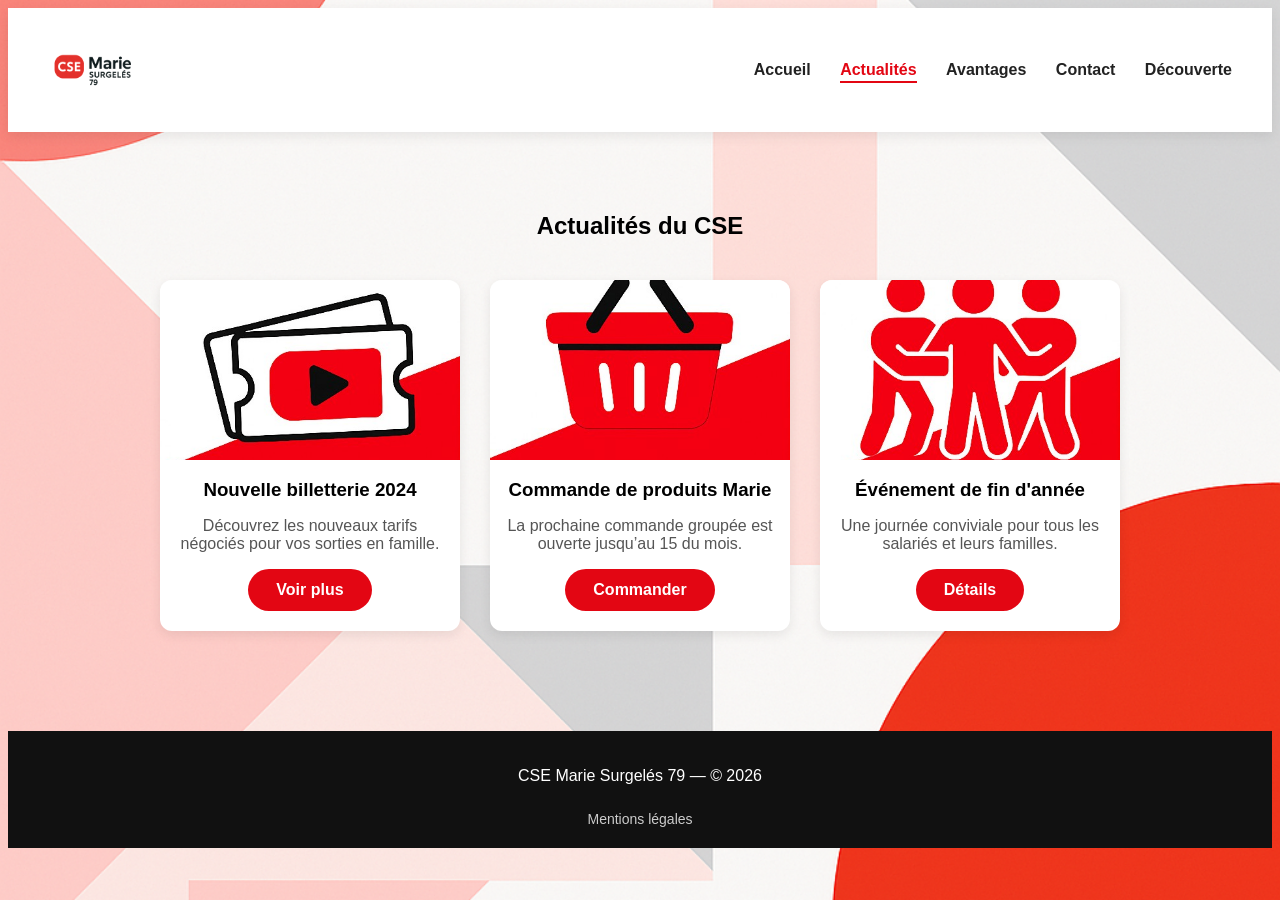
<file: actualites.html>
<!DOCTYPE html>
<html lang="fr">
<head>
    <meta charset="UTF-8">
    <meta name="viewport" content="width=device-width, initial-scale=1.0">
    <title>Actualités – CSE Marie Surgelés 79</title>
    <link rel="stylesheet" href="style.css">
</head>

<body>

<header>
    <div class="logo">
        <img src="images/logo-cse.png" alt="Logo CSE">
    </div>
    <nav>
        <a href="index.html">Accueil</a>
        <a href="actualites.html" class="active">Actualités</a>
        <a href="avantages.html">Avantages</a>
        <a href="contact.html">Contact</a>
        <a href="decouverte.html">Découverte</a>
    </nav>
</header>

<section class="actus">
    <h2>Actualités du CSE</h2>

    <div class="actus-container">

        <div class="card">
            <img src="images/actu1.jpg" alt="">
            <h3>Nouvelle billetterie 2024</h3>
            <p>Découvrez les nouveaux tarifs négociés pour vos sorties en famille.</p>
            <a class="btn" href="#">Voir plus</a>
        </div>

        <div class="card">
            <img src="images/actu2.jpg" alt="">
            <h3>Commande de produits Marie</h3>
            <p>La prochaine commande groupée est ouverte jusqu’au 15 du mois.</p>
            <a class="btn" href="#">Commander</a>
        </div>

        <div class="card">
            <img src="images/actu3.jpg" alt="">
            <h3>Événement de fin d'année</h3>
            <p>Une journée conviviale pour tous les salariés et leurs familles.</p>
            <a class="btn" href="#">Détails</a>
        </div>

    </div>
</section>

<footer>
    <p>CSE Marie Surgelés 79 — © 2026</p>
    <a href="mentions-legales.html" class="footer-link">Mentions légales</a>
</footer>

</body>
</html>
</file>
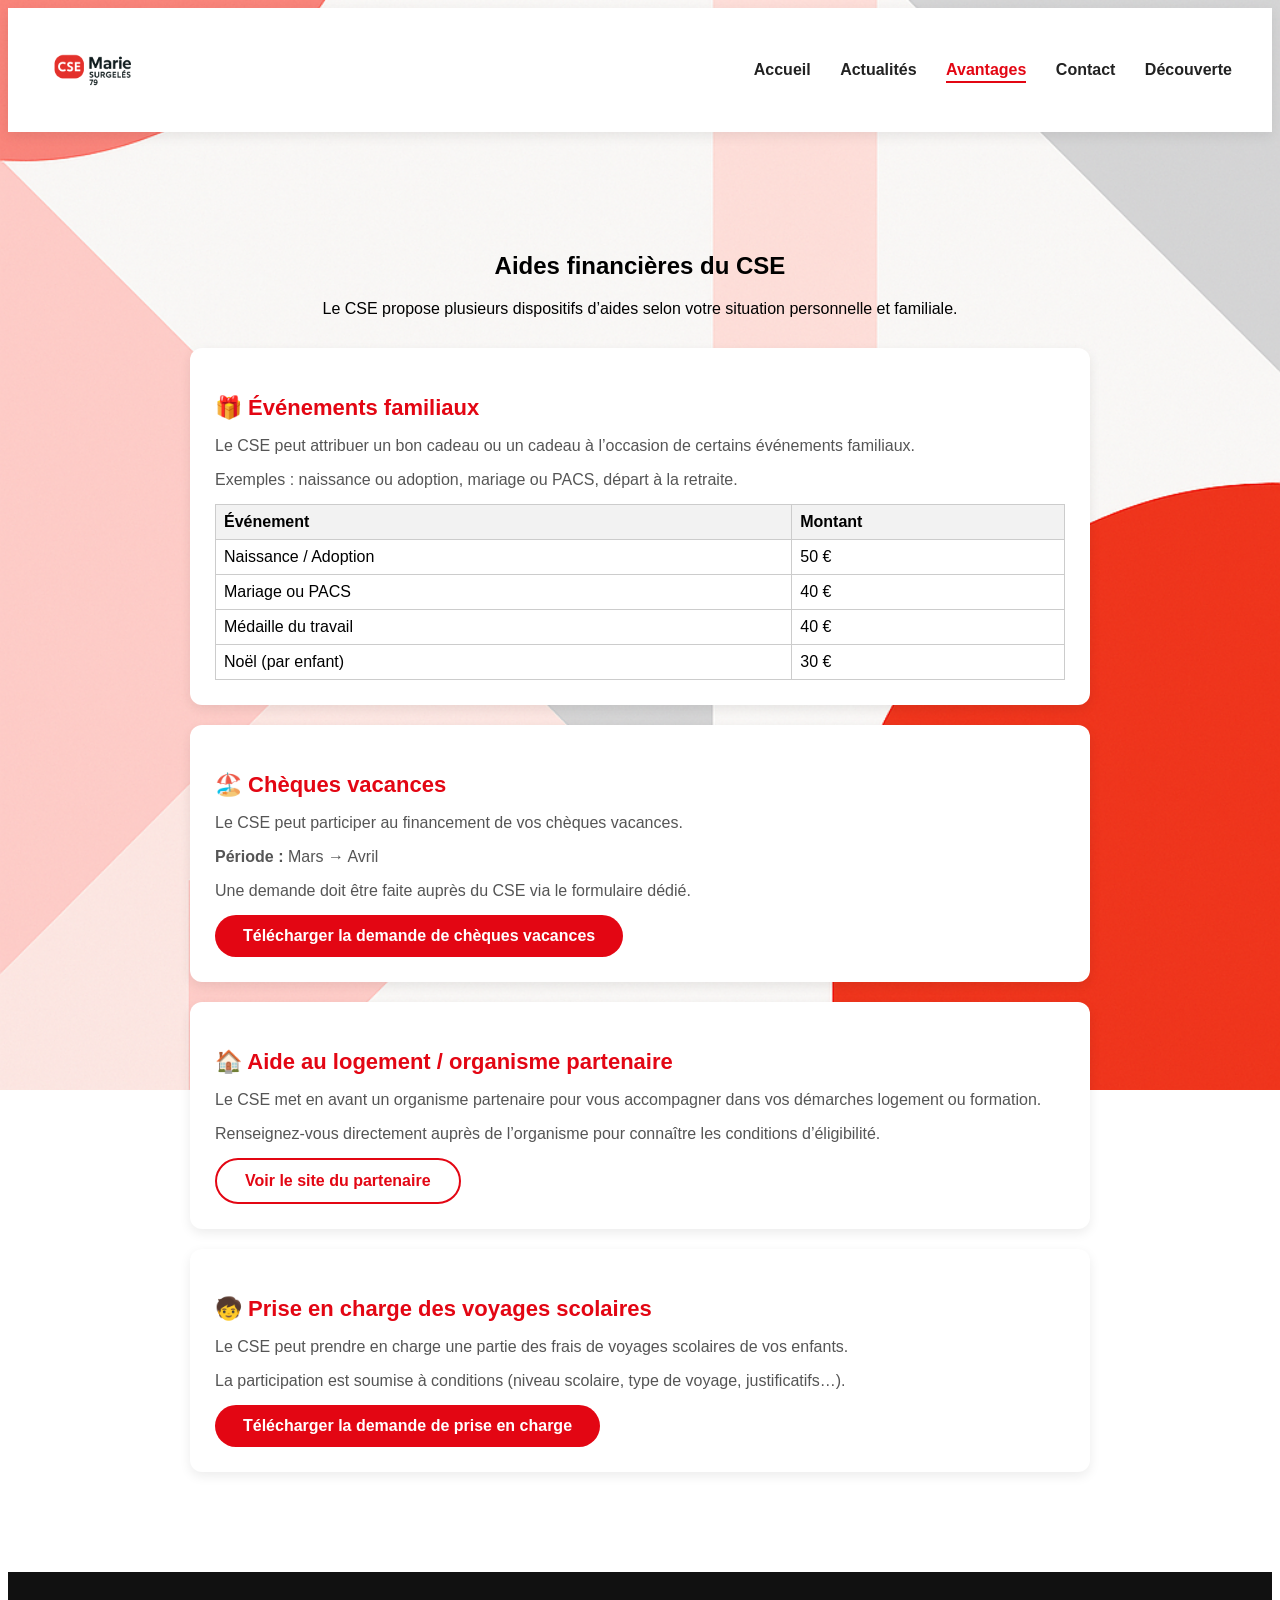
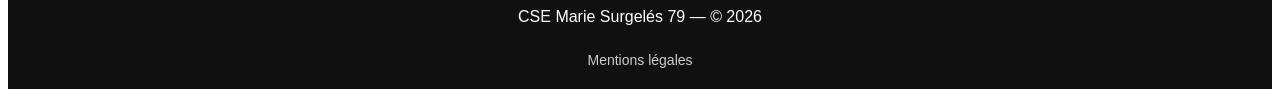
<file: aides-financieres.html>
<!DOCTYPE html>
<html lang="fr">
<head>
    <meta charset="UTF-8">
    <meta name="viewport" content="width=device-width, initial-scale=1.0">
    <title>Aides financières – CSE Marie Surgelés 79</title>
    <link rel="stylesheet" href="style.css">
</head>

<body>

<header>
    <div class="logo">
        <img src="images/logo-cse.png" alt="Logo CSE Marie Surgelés 79">
    </div>
    <nav>
        <a href="index.html">Accueil</a>
        <a href="actualites.html">Actualités</a>
        <a href="avantages.html" class="active">Avantages</a>
        <a href="contact.html">Contact</a>
        <a href="decouverte.html">Découverte</a>
    </nav>
</header>

<section class="aides">
    <h1>Aides financières du CSE</h1>
    <p>Le CSE propose plusieurs dispositifs d’aides selon votre situation personnelle et familiale.</p>

    <div id="aides-container"></div>
</section>

<footer>
    <p>CSE Marie Surgelés 79 — © 2026</p>
    <a href="mentions-legales.html" class="footer-link">Mentions légales</a>
</footer>

<script>
    fetch("aides-financieres.json")
        .then(response => response.json())
        .then(data => {
            const container = document.getElementById("aides-container");

            data.forEach(aide => {
                const card = document.createElement("div");
                card.classList.add("aide-card");

                let actionsHtml = "";

                if (aide.document) {
                    actionsHtml += `
                        <a class="btn" href="${aide.document}" target="_blank">
                            ${aide.libelleDocument || "Télécharger le document"}
                        </a>
                    `;
                }

                if (aide.lienExterne) {
                    actionsHtml += `
                        <a class="btn secondary" href="${aide.lienExterne}" target="_blank">
                            ${aide.libelleLien || "Voir le site du partenaire"}
                        </a>
                    `;
                }

                card.innerHTML = `
                    <h3>${aide.icone ? aide.icone + " " : ""}${aide.titre}</h3>
                    <p>${aide.description}</p>

                    ${aide.periode ? `
                    <p class="periode"><strong>Période :</strong> ${aide.periode}</p>
                ` : ""}

    ${aide.details ? `<p class="details">${aide.details}</p>` : ""}

    ${aide.montants ? `
<table class="montants-table">
  <thead>
    <tr>
      <th>Événement</th>
      <th>Montant</th>
    </tr>
  </thead>
  <tbody>
    ${aide.montants.map(item => `
      <tr>
        <td>${item.evenement}</td>
        <td>${item.montant}</td>
      </tr>
    `).join("")}
  </tbody>
</table>
` : ""}


    ${actionsHtml ? `<div class="aide-actions">${actionsHtml}</div>` : ""}
`;


                container.appendChild(card);
            });
        });
</script>

</body>
</html>
</file>
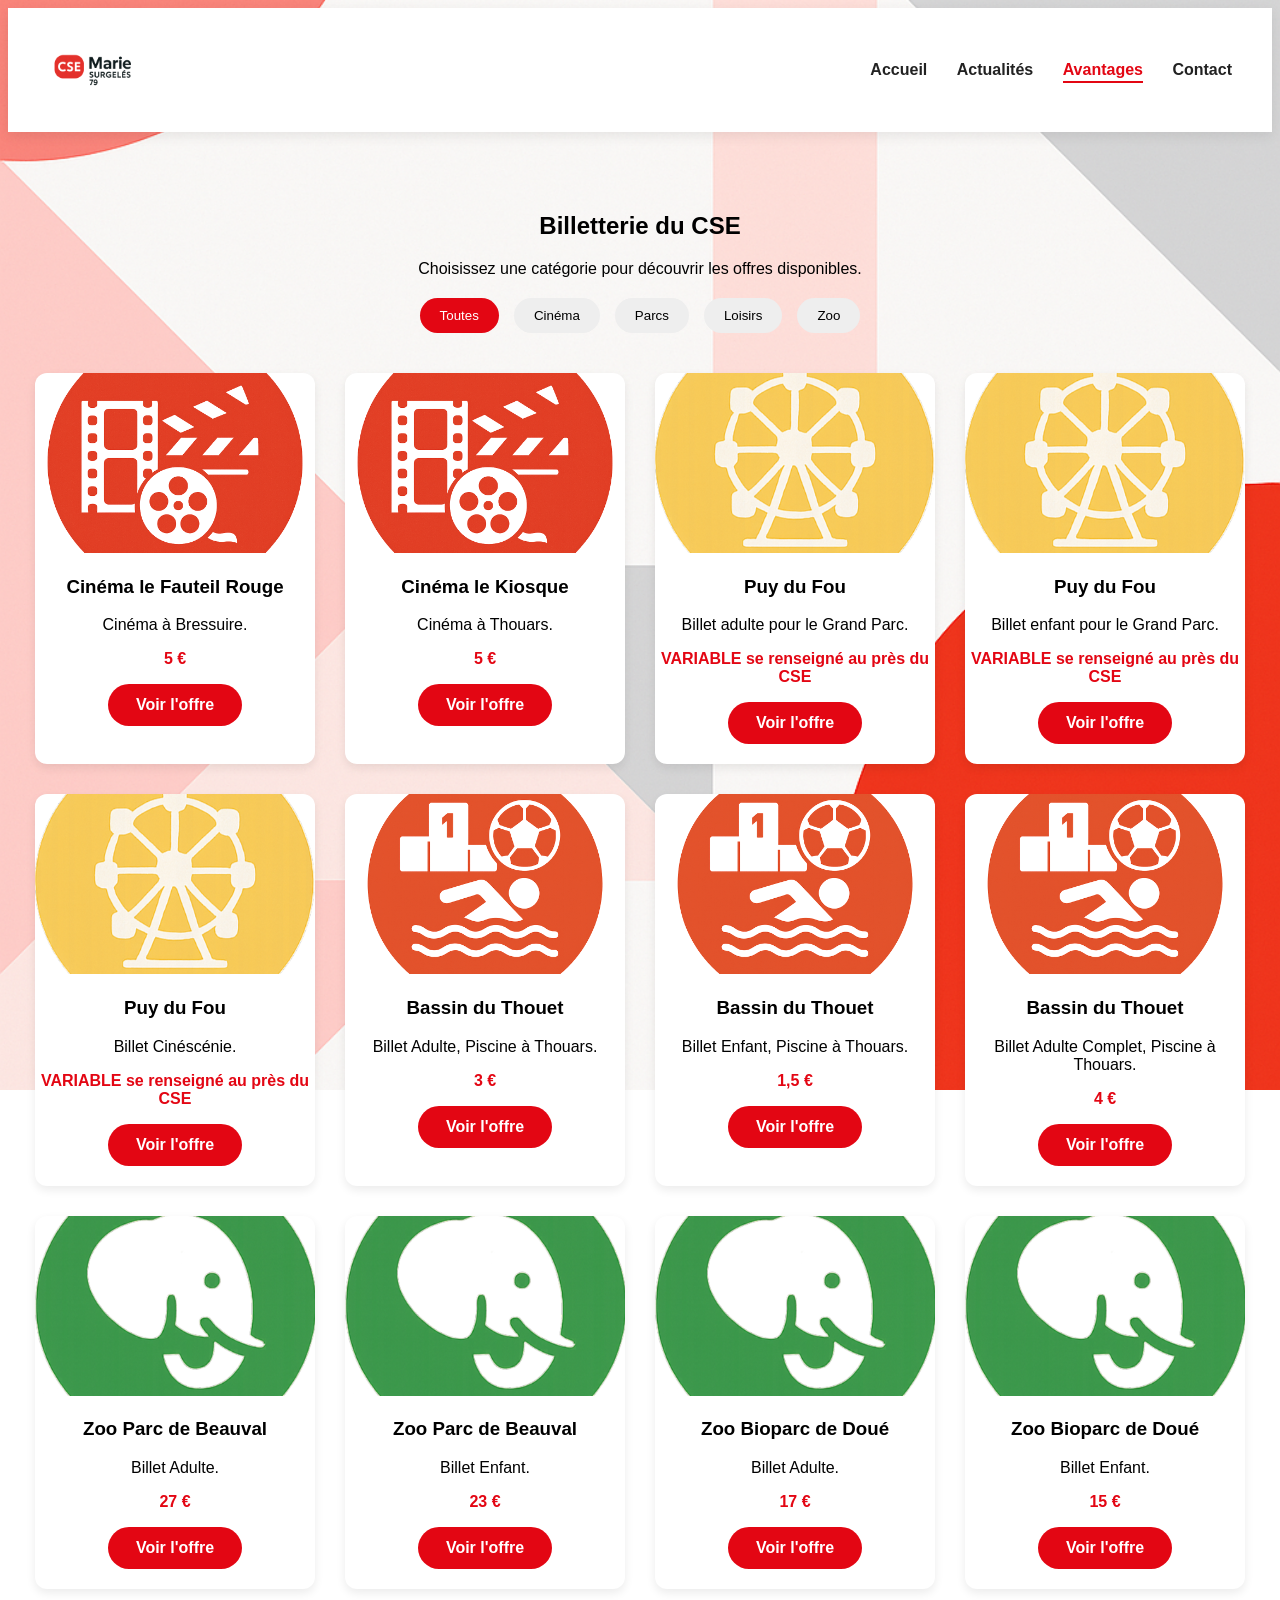
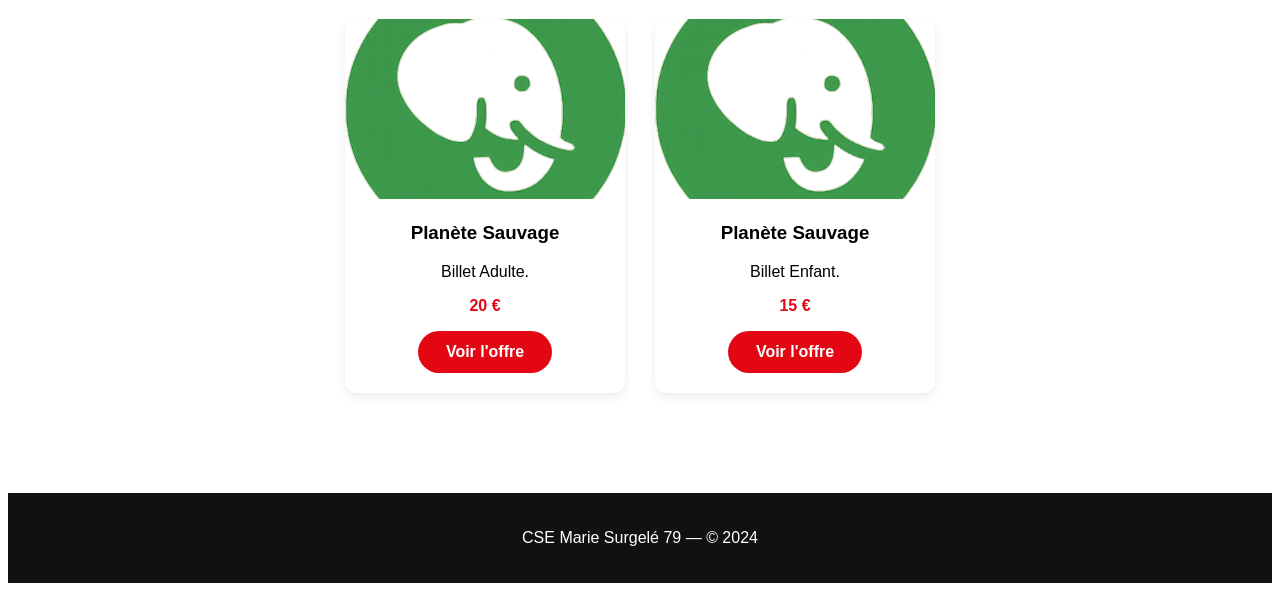
<file: avantage-billetterie.html>
<!DOCTYPE html>
<html lang="fr">
<head>
    <meta charset="UTF-8">
    <meta name="viewport" content="width=device-width, initial-scale=1.0">
    <title>Billetterie – CSE Marie Surgelé 79</title>
    <link rel="stylesheet" href="style.css">
</head>

<body>

<header>
    <div class="logo">
        <img src="images/logo-cse.png" alt="Logo CSE">
    </div>
    <nav>
        <a href="index.html">Accueil</a>
        <a href="actualites.html">Actualités</a>
        <a href="avantages.html" class="active">Avantages</a>
        <a href="contact.html">Contact</a>
    </nav>
</header>

<section class="billetterie">
    <h1>Billetterie du CSE</h1>
    <p>Choisissez une catégorie pour découvrir les offres disponibles.</p>

    <!-- FILTRES -->
    <div id="categories" class="categories"></div>

    <!-- OFFRES -->
    <div id="billetterie-container" class="billetterie-grid"></div>
</section>

<footer>
    <p>CSE Marie Surgelé 79 — © 2024</p>
</footer>

<script>
    let offres = [];
    let categorieActive = "Toutes";

    fetch("billetterie.json")
        .then(response => response.json())
        .then(data => {
            offres = data;
            genererCategories();
            afficherOffres();
        });

    function genererCategories() {
        const container = document.getElementById("categories");
        const categories = ["Toutes", ...new Set(offres.map(o => o.categorie))];

        categories.forEach(cat => {
            const btn = document.createElement("button");
            btn.textContent = cat;
            btn.classList.add("cat-btn");
            if (cat === "Toutes") btn.classList.add("active");

            btn.addEventListener("click", () => {
                document.querySelectorAll(".cat-btn").forEach(b => b.classList.remove("active"));
                btn.classList.add("active");
                categorieActive = cat;
                afficherOffres();
            });

            container.appendChild(btn);
        });
    }

    function afficherOffres() {
        const container = document.getElementById("billetterie-container");
        container.innerHTML = "";

        const filtres = categorieActive === "Toutes"
            ? offres
            : offres.filter(o => o.categorie === categorieActive);

        filtres.forEach(offre => {
            const card = document.createElement("div");
            card.classList.add("billet-card");

            card.innerHTML = `
                <img src="${offre.image}" alt="${offre.titre}">
                <h3>${offre.titre}</h3>
                <p>${offre.description}</p>
                <p class="prix">${offre.prix}</p>
                <a class="btn" href="${offre.lien}">Voir l'offre</a>
            `;

            container.appendChild(card);
        });
    }
</script>

</body>
</html>
</file>
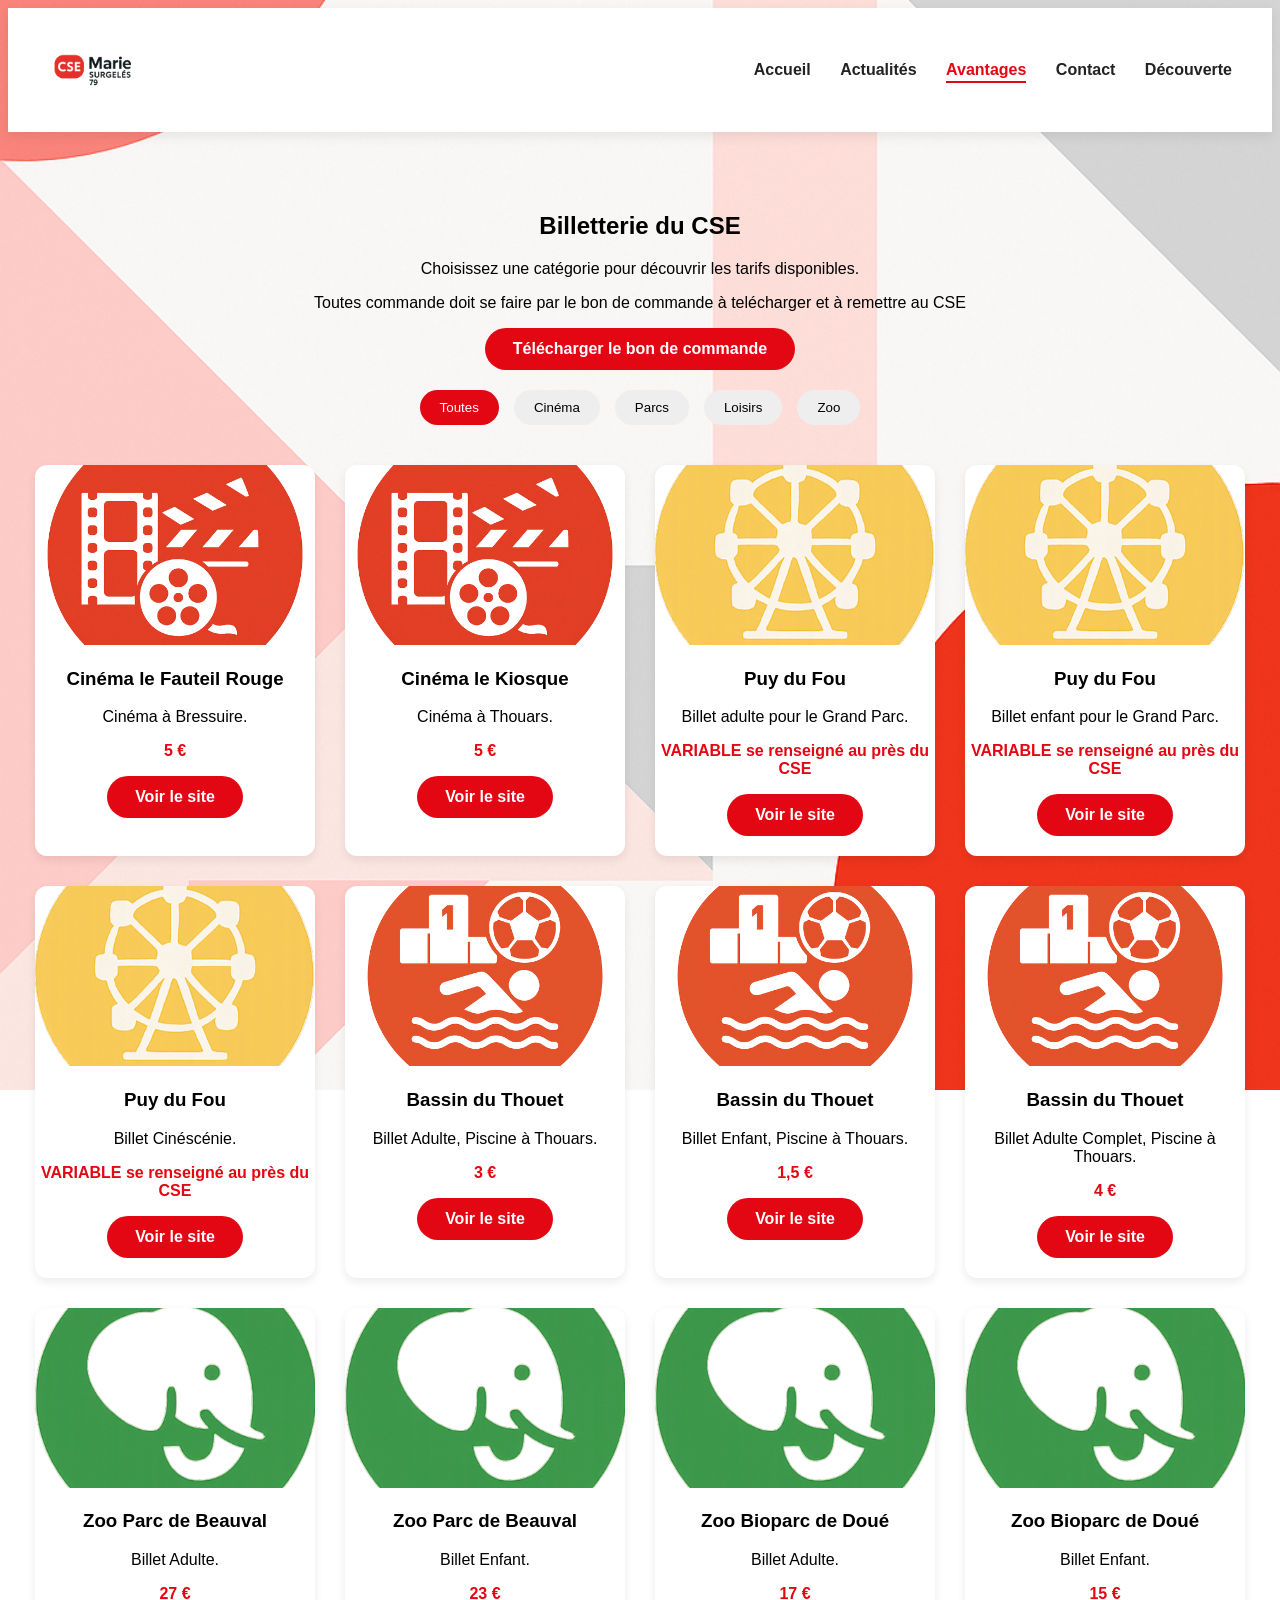
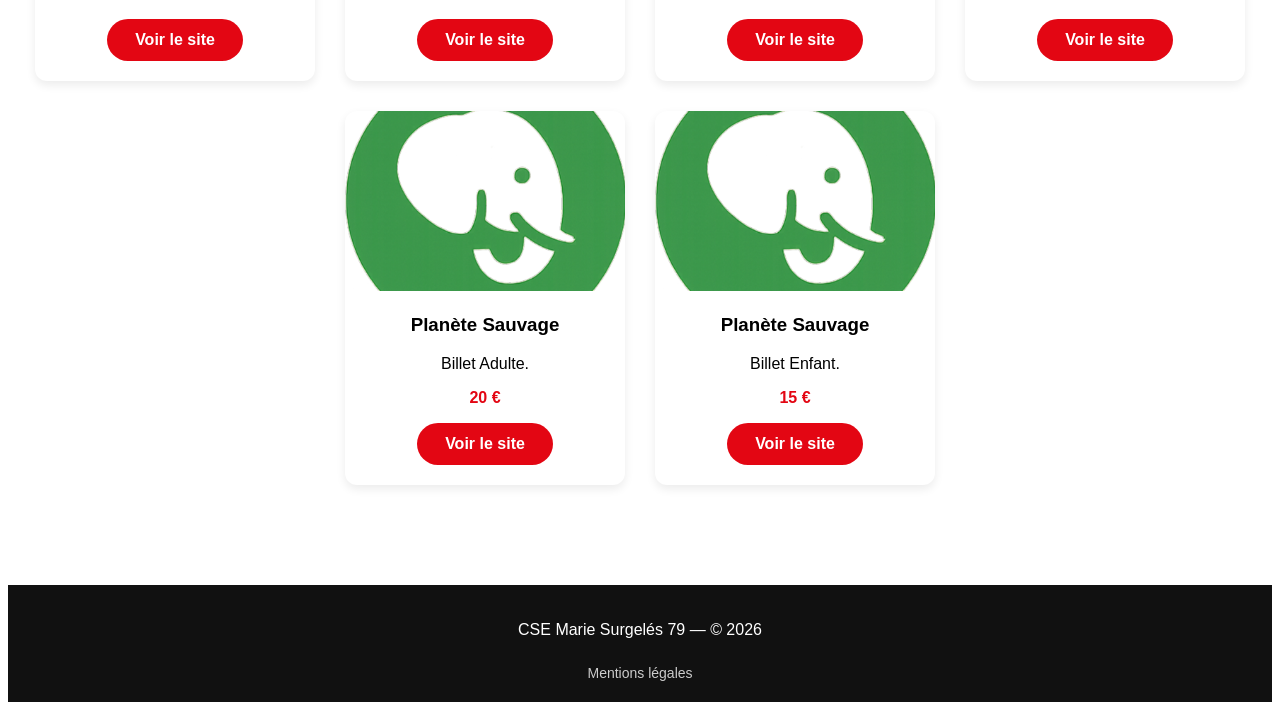
<file: avantages-billetterie.html>
<!DOCTYPE html>
<html lang="fr">
<head>
    <meta charset="UTF-8">
    <meta name="viewport" content="width=device-width, initial-scale=1.0">
    <title>Billetterie – CSE Marie Surgelés 79</title>
    <link rel="stylesheet" href="style.css">
</head>

<body>

<header>
    <div class="logo">
        <img src="images/logo-cse.png" alt="Logo CSE">
    </div>
    <nav>
        <a href="index.html">Accueil</a>
        <a href="actualites.html">Actualités</a>
        <a href="avantages.html" class="active">Avantages</a>
        <a href="contact.html">Contact</a>
        <a href="decouverte.html">Découverte</a>
    </nav>
</header>

<section class="billetterie">
    <h1>Billetterie du CSE</h1>
    <p>Choisissez une catégorie pour découvrir les tarifs disponibles.</p>
    <p>Toutes commande doit se faire par le bon de commande à telécharger et à remettre au CSE</p>

    <!-- BOUTON BON DE COMMANDE -->
    <a href="documents/bon-de-commande-billetterie.pdf" class="btn" target="_blank">
        Télécharger le bon de commande
    </a>

    <!-- FILTRES -->
    <div id="categories" class="categories"></div>

    <!-- OFFRES -->
    <div id="billetterie-container" class="billetterie-grid"></div>
</section>

<footer>
    <p>CSE Marie Surgelés 79 — © 2026</p>
    <a href="mentions-legales.html" class="footer-link">Mentions légales</a>
</footer>

<script>
    let offres = [];
    let categorieActive = "Toutes";

    fetch("billetterie.json")
        .then(response => response.json())
        .then(data => {
            offres = data;
            genererCategories();
            afficherOffres();
        });

    function genererCategories() {
        const container = document.getElementById("categories");
        const categories = ["Toutes", ...new Set(offres.map(o => o.categorie))];

        categories.forEach(cat => {
            const btn = document.createElement("button");
            btn.textContent = cat;
            btn.classList.add("cat-btn");
            if (cat === "Toutes") btn.classList.add("active");

            btn.addEventListener("click", () => {
                document.querySelectorAll(".cat-btn").forEach(b => b.classList.remove("active"));
                btn.classList.add("active");
                categorieActive = cat;
                afficherOffres();
            });

            container.appendChild(btn);
        });
    }

    function afficherOffres() {
        const container = document.getElementById("billetterie-container");
        container.innerHTML = "";

        const filtres = categorieActive === "Toutes"
            ? offres
            : offres.filter(o => o.categorie === categorieActive);

        filtres.forEach(offre => {
            const card = document.createElement("div");
            card.classList.add("billet-card");

        card.innerHTML = `
            <img src="${offre.image}" alt="${offre.titre}">
            <h3>${offre.titre}</h3>
            <p>${offre.description}</p>
            <p class="prix">${offre.prix}</p>
        
            <a class="btn" href="${offre.lien}" target="_blank">Voir le site</a>
            `;


            container.appendChild(card);
        });
    }
</script>

</body>
</html>
</file>
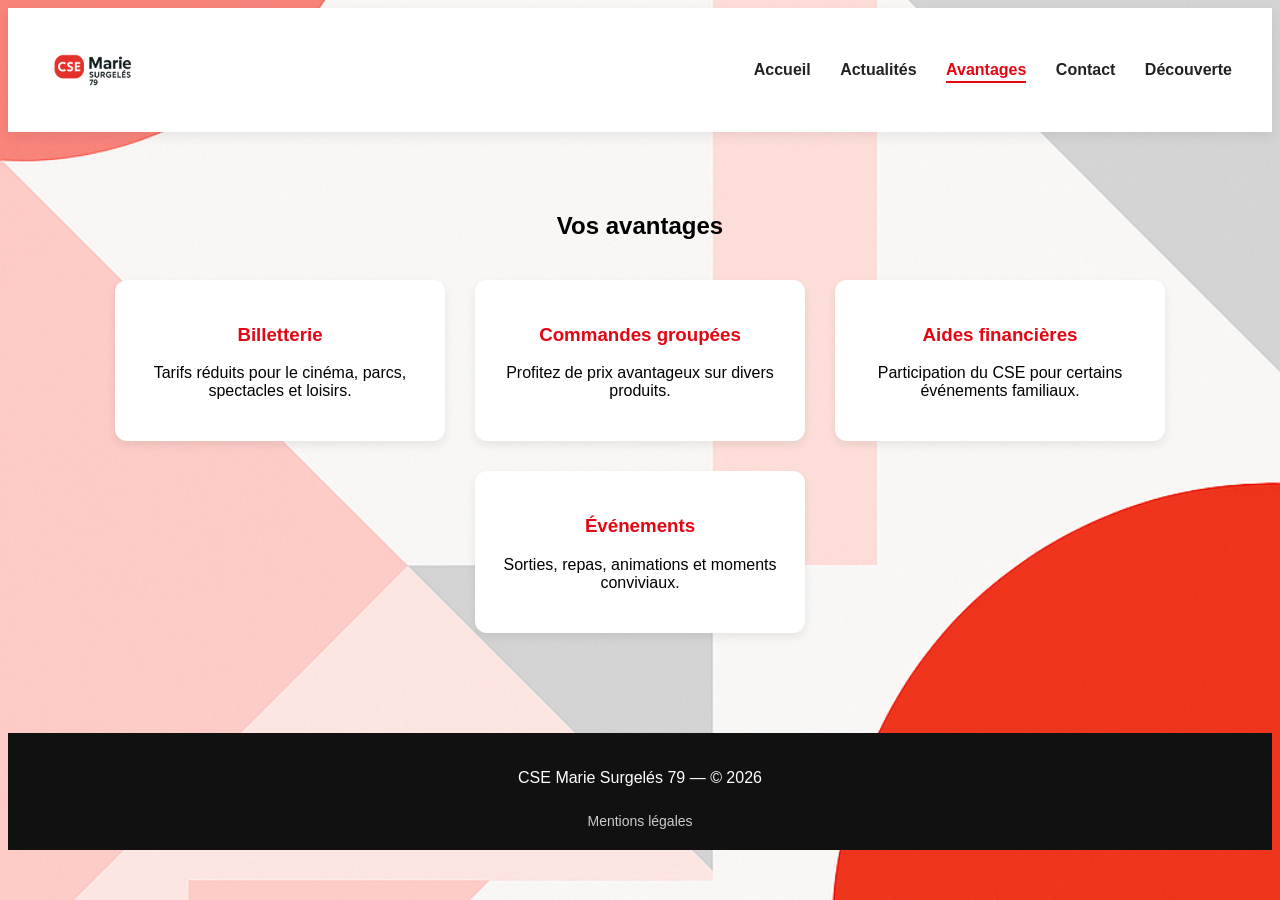
<file: avantages.html>
<!DOCTYPE html>
<html lang="fr">
<head>
    <meta charset="UTF-8">
    <meta name="viewport" content="width=device-width, initial-scale=1.0">
    <title>Avantages – CSE Marie Surgelés 79</title>
    <link rel="stylesheet" href="style.css">
</head>

<body>

<header>
    <div class="logo">
        <img src="images/logo-cse.png" alt="Logo CSE">
    </div>
    <nav>
        <a href="index.html">Accueil</a>
        <a href="actualites.html">Actualités</a>
        <a href="avantages.html" class="active">Avantages</a>
        <a href="contact.html">Contact</a>
        <a href="decouverte.html">Découverte</a>
    </nav>
</header>

<section class="avantages">
    <h2>Vos avantages</h2>

    <div class="grid">

        <a href="avantages-billetterie.html" class="adv-card"> 
            <h3>Billetterie</h3> 
            <p>Tarifs réduits pour le cinéma, parcs, spectacles et loisirs.</p> 
        </a>

        <a href="commandes-groupees.html" class="adv-card">
            <h3>Commandes groupées</h3>
            <p>Profitez de prix avantageux sur divers produits.</p>
        </a>

        <a href="aides-financieres.html" class="adv-card">
            <h3>Aides financières</h3>
            <p>Participation du CSE pour certains événements familiaux.</p>
        </a>

        <a href="evenements.html" class="adv-card">
            <h3>Événements</h3>
            <p>Sorties, repas, animations et moments conviviaux.</p>
        </a>

    </div>
</section>

<footer>
        <p>CSE Marie Surgelés 79 — © 2026</p>
        <a href="mentions-legales.html" class="footer-link">Mentions légales</a>
    </footer>

</body>
</html>
</file>
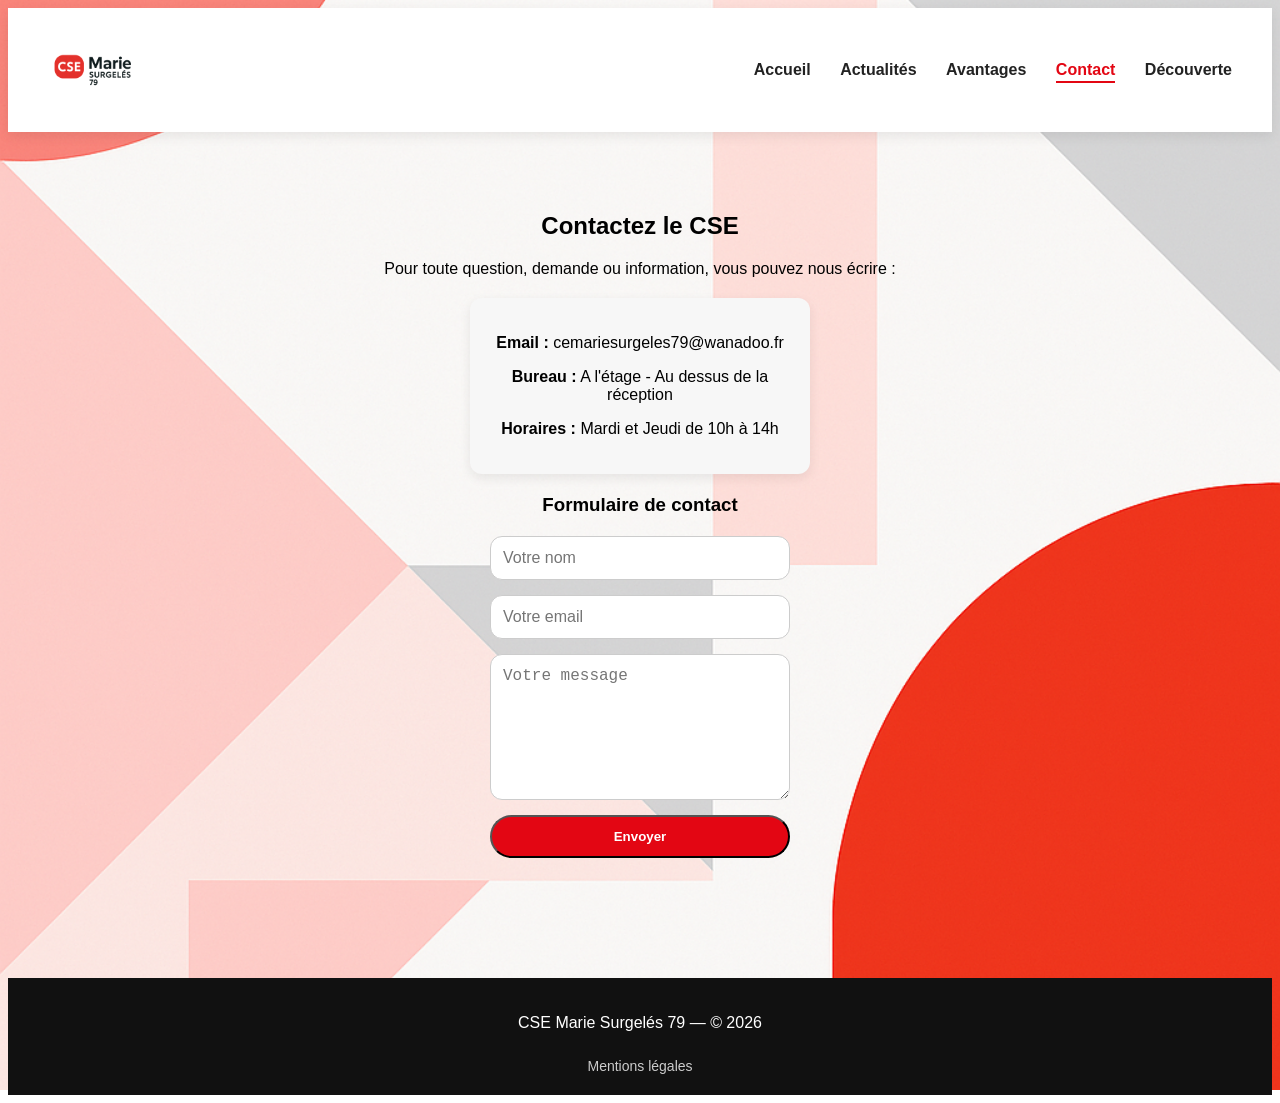
<file: contact.html>
<!DOCTYPE html>
<html lang="fr">
<head>
    <meta charset="UTF-8">
    <meta name="viewport" content="width=device-width, initial-scale=1.0">
    <title>Contact – CSE Marie Surgelés 79</title>
    <link rel="stylesheet" href="style.css">
</head>

<body>

<header>
    <div class="logo">
        <img src="images/logo-cse.png" alt="Logo CSE">
    </div>
    <nav>
        <a href="index.html">Accueil</a>
        <a href="actualites.html">Actualités</a>
        <a href="avantages.html">Avantages</a>
        <a href="contact.html" class="active">Contact</a>
        <a href="decouverte.html">Découverte</a>
    </nav>
</header>

<section class="contact">
    <h2>Contactez le CSE</h2>

    <p>Pour toute question, demande ou information, vous pouvez nous écrire :</p>

    <div class="contact-box">
        <p><strong>Email :</strong> cemariesurgeles79@wanadoo.fr</p>
        <p><strong>Bureau :</strong> A l'étage - Au dessus de la réception</p>
        <p><strong>Horaires :</strong> Mardi et Jeudi de 10h à 14h</p>
    </div>

    <h3>Formulaire de contact</h3>

    <form class="contact-form">
        <input type="text" placeholder="Votre nom" required>
        <input type="email" placeholder="Votre email" required>
        <textarea placeholder="Votre message" required></textarea>
        <button class="btn" type="submit">Envoyer</button>
    </form>
</section>

<footer>
    <p>CSE Marie Surgelés 79 — © 2026</p>
    <a href="mentions-legales.html" class="footer-link">Mentions légales</a>
</footer>

</body>
</html>
</file>
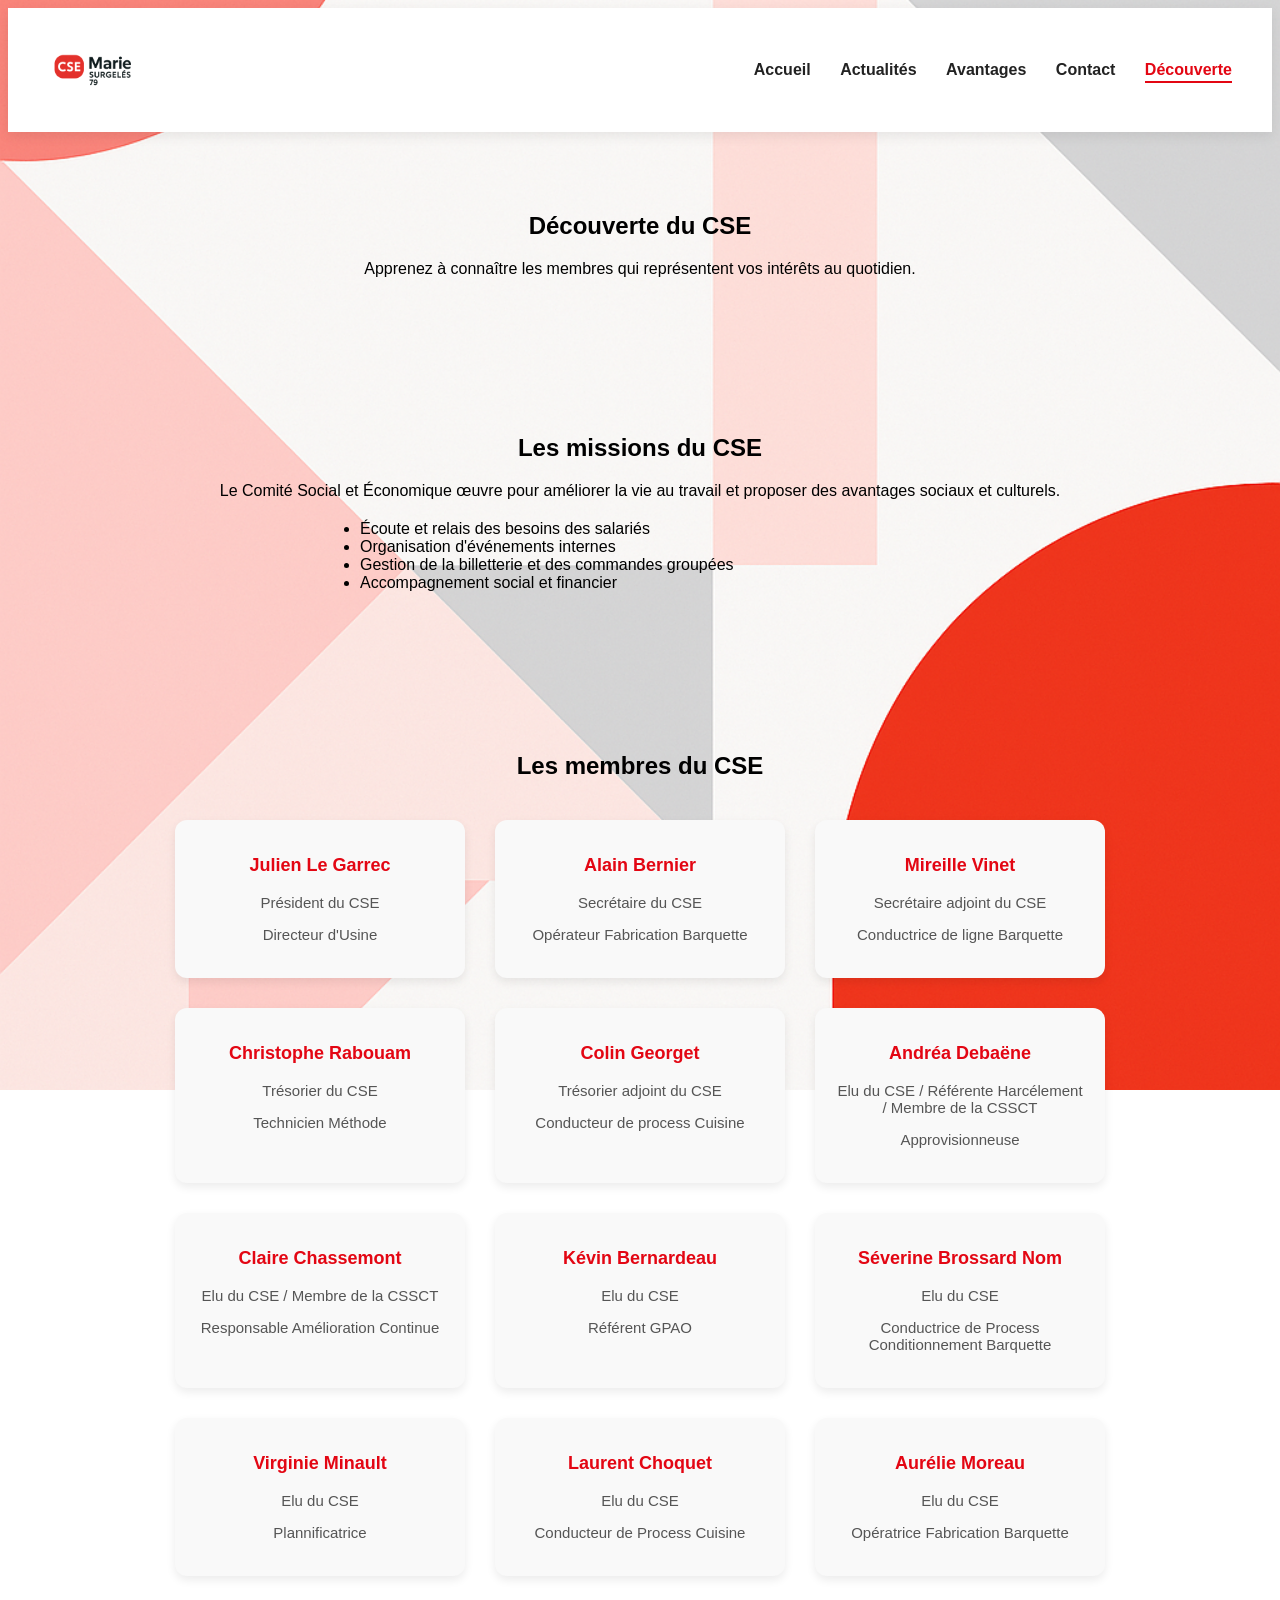
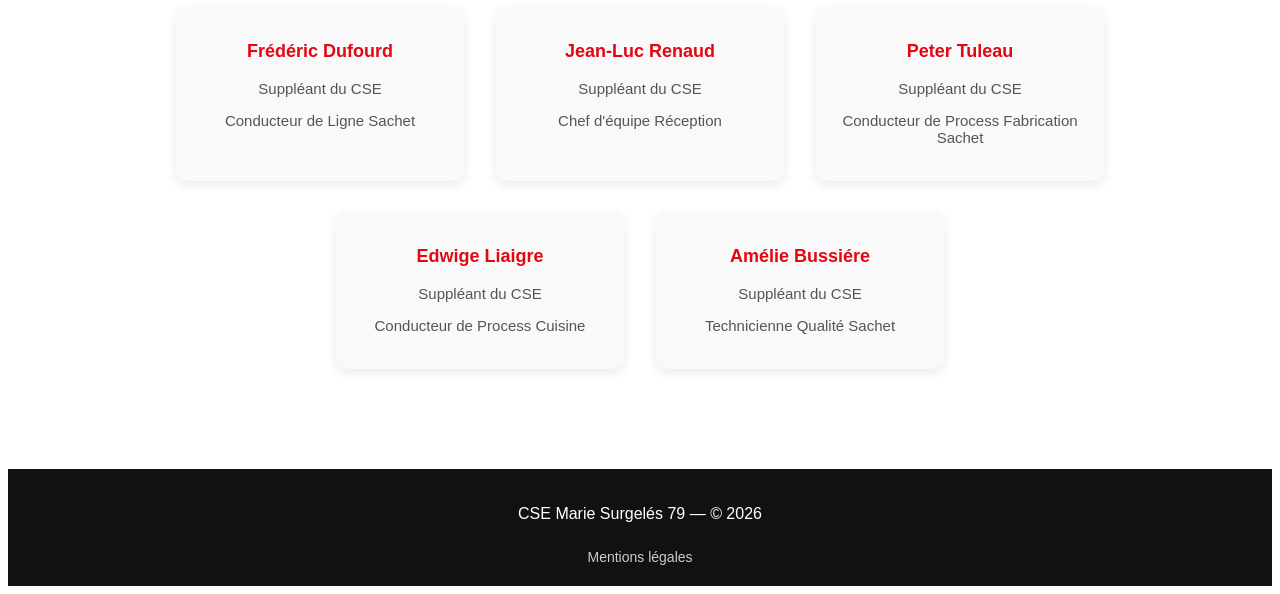
<file: decouverte.html>
<!DOCTYPE html>
<html lang="fr">
<head>
    <meta charset="UTF-8">
    <meta name="viewport" content="width=device-width, initial-scale=1.0">
    <title>Découverte – CSE Marie Surgelés 79</title>
    <link rel="stylesheet" href="style.css">
</head>

<body>

<!-- HEADER -->
<header>
    <div class="logo">
        <img src="images/logo-cse.png" alt="Logo CSE">
    </div>
    <nav>
        <a href="index.html">Accueil</a>
        <a href="actualites.html">Actualités</a>
        <a href="avantages.html">Avantages</a>
        <a href="contact.html">Contact</a>
        <a href="decouverte.html" class="active">Découverte</a>
    </nav>
</header>

<!-- SECTION TITRE -->
<section>
    <h1>Découverte du CSE</h1>
    <p>Apprenez à connaître les membres qui représentent vos intérêts au quotidien.</p>
</section>

<!-- MISSIONS -->
<section>
    <h2>Les missions du CSE</h2>
    <p>Le Comité Social et Économique œuvre pour améliorer la vie au travail et proposer des avantages sociaux et culturels.</p>

    <ul style="max-width:600px;margin:20px auto;text-align:left;">
        <li>Écoute et relais des besoins des salariés</li>
        <li>Organisation d'événements internes</li>
        <li>Gestion de la billetterie et des commandes groupées</li>
        <li>Accompagnement social et financier</li>
        
    </ul>
</section>

<!-- GALERIE DES MEMBRES -->
<section class="team">
    <h2>Les membres du CSE</h2>

    <div class="team-gallery">

        <div class="member-card">
            <h3>Julien Le Garrec</h3>
            <p>Président du CSE</p>
            <p>Directeur d'Usine</p>
        </div>

        <div class="member-card">
            <h3>Alain Bernier</h3>
            <p>Secrétaire du CSE</p>
            <p>Opérateur Fabrication Barquette</p>
        </div>

        <div class="member-card">
            <h3>Mireille Vinet</h3>
            <p>Secrétaire adjoint du CSE</p>
            <p>Conductrice de ligne Barquette</p>
        </div>

        <div class="member-card">
            <h3>Christophe Rabouam</h3>
            <p>Trésorier du CSE</p>
            <p>Technicien Méthode</p>
        </div>

        <div class="member-card">
            <h3>Colin Georget</h3>
            <p>Trésorier adjoint du CSE</p>
            <p>Conducteur de process Cuisine</p>
        </div>

        <div class="member-card">
            <h3>Andréa Debaëne</h3>
            <p>Elu du CSE / Référente Harcélement / Membre de la CSSCT</p>
            <p>Approvisionneuse</p>
        </div>

        <div class="member-card">
            <h3>Claire Chassemont</h3>
            <p>Elu du CSE / Membre de la CSSCT</p>
            <p>Responsable Amélioration Continue</p>
        </div>

        <div class="member-card">
            <h3>Kévin Bernardeau</h3>
            <p>Elu du CSE</p>
            <p>Référent GPAO</p>
        </div>

        <div class="member-card">
            <h3>Séverine Brossard Nom</h3>
            <p>Elu du CSE</p>
            <p>Conductrice de Process Conditionnement Barquette</p>
        </div>

        <div class="member-card">
            <h3>Virginie Minault</h3>
            <p>Elu du CSE</p>
            <p>Plannificatrice</p>
        </div>

        <div class="member-card">
            <h3>Laurent Choquet</h3>
            <p>Elu du CSE</p>
            <p>Conducteur de Process Cuisine</p>
        </div>
        
        <div class="member-card">
            <h3>Aurélie Moreau</h3>
            <p>Elu du CSE</p>
            <p>Opératrice Fabrication Barquette</p>
        </div>

        <div class="member-card">
            <h3>Frédéric Dufourd</h3>
            <p>Suppléant du CSE</p>
            <p>Conducteur de Ligne Sachet</p>
        </div>
        
        <div class="member-card">
            <h3>Jean-Luc Renaud</h3>
            <p>Suppléant du CSE</p>
            <p>Chef d'équipe Réception</p>
        </div>
        
        <div class="member-card">
            <h3>Peter Tuleau</h3>
            <p>Suppléant du CSE</p>
            <p>Conducteur de Process Fabrication Sachet</p>
        </div>
        
        <div class="member-card">
            <h3>Edwige Liaigre</h3>
            <p>Suppléant du CSE</p>
            <p>Conducteur de Process Cuisine</p>
        </div>
        
        <div class="member-card">
            <h3>Amélie Bussiére</h3>
            <p>Suppléant du CSE</p>
            <p>Technicienne Qualité Sachet</p>
        </div>

    </div>
</section>



<!-- FOOTER -->
<footer>
    <p>CSE Marie Surgelés 79 — © 2026</p>
    <a href="mentions-legales.html" class="footer-link">Mentions légales</a>
</footer>

</body>
</html>
</file>
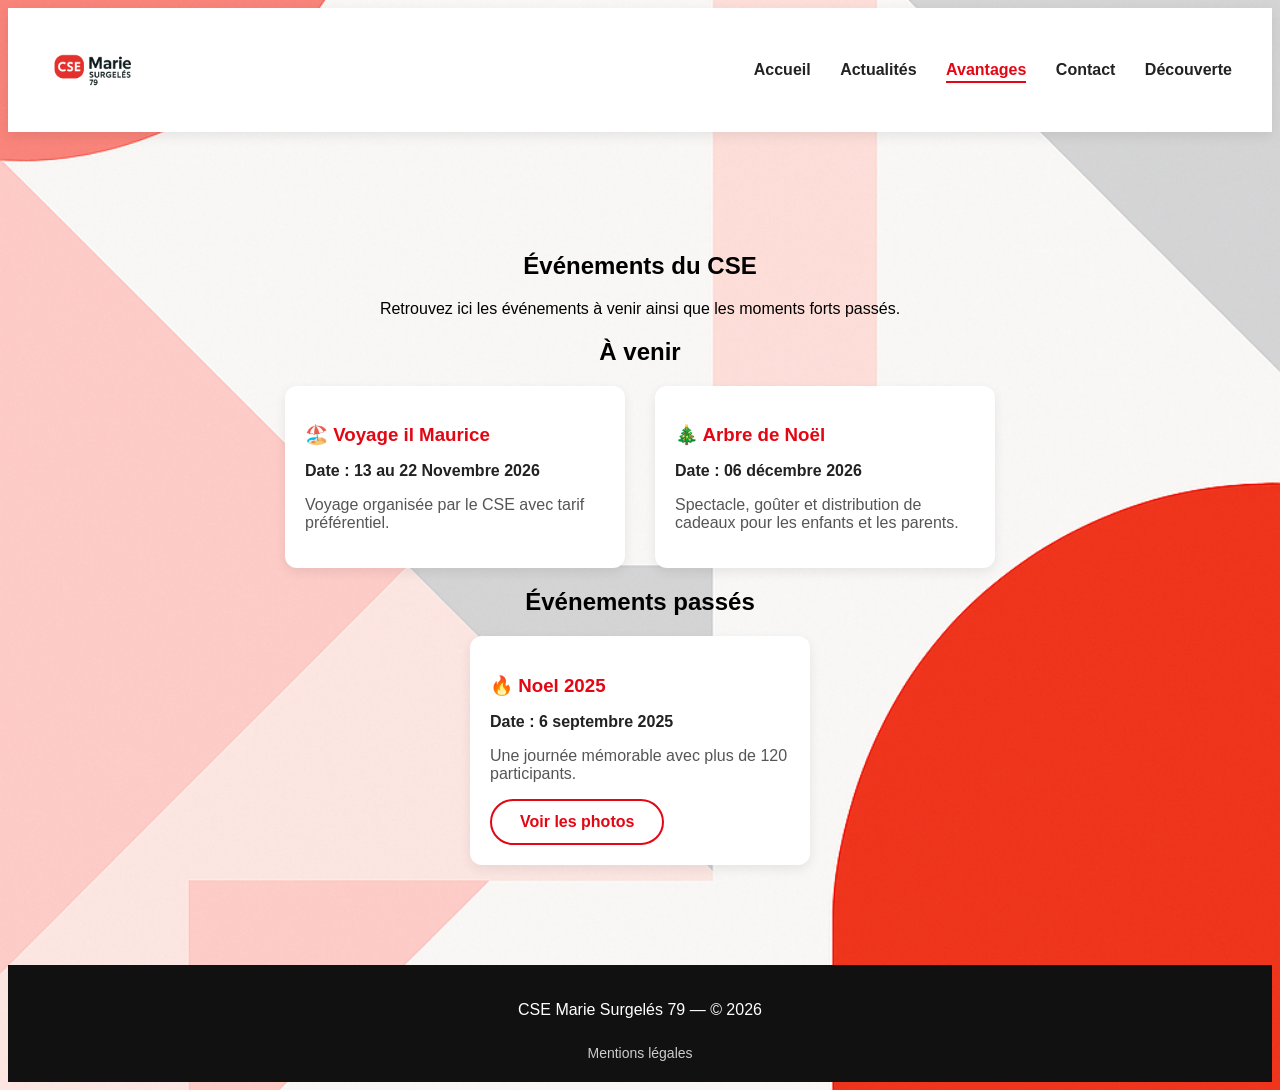
<file: evenements.html>
<!DOCTYPE html>
<html lang="fr">
<head>
    <meta charset="UTF-8">
    <meta name="viewport" content="width=device-width, initial-scale=1.0">
    <title>Événements – CSE Marie Surgelés 79</title>
    <link rel="stylesheet" href="style.css">
</head>

<body>

<header>
    <div class="logo">
        <img src="images/logo-cse.png" alt="Logo CSE Marie Surgelés 79">
    </div>
    <nav>
        <a href="index.html">Accueil</a>
        <a href="actualites.html">Actualités</a>
        <a href="avantages.html" class="active">Avantages</a>
        <a href="contact.html">Contact</a>
        <a href="decouverte.html">Découverte</a>
    </nav>
</header>

<section class="evenements">
    <h1>Événements du CSE</h1>
    <p>Retrouvez ici les événements à venir ainsi que les moments forts passés.</p>

    <h2>À venir</h2>
    <div id="events-future" class="events-grid"></div>

    <h2>Événements passés</h2>
    <div id="events-past" class="events-grid"></div>
</section>

<footer>
    <p>CSE Marie Surgelés 79 — © 2026</p>
    <a href="mentions-legales.html" class="footer-link">Mentions légales</a>
</footer>

<script>
    fetch("evenements.json")
        .then(response => response.json())
        .then(data => {

            const futureContainer = document.getElementById("events-future");
            const pastContainer = document.getElementById("events-past");

            // Fonction de création de card
            function createCard(event) {
                const card = document.createElement("div");
                card.classList.add("event-card");

                let actions = "";

                if (event.document) {
                    actions += `
                        <a class="btn" href="${event.document}" target="_blank">
                            ${event.libelleDocument || "Télécharger"}
                        </a>
                    `;
                }

                if (event.photos) {
                    actions += `
                        <a class="btn secondary" href="${event.photos}" target="_blank">
                            Voir les photos
                        </a>
                    `;
                }

                card.innerHTML = `
                    <h3>${event.icone ? event.icone + " " : ""}${event.titre}</h3>
                    <p class="date"><strong>Date :</strong> ${event.date}</p>
                    <p>${event.description}</p>
                    ${actions ? `<div class="event-actions">${actions}</div>` : ""}
                `;

                return card;
            }

            // Événements à venir
            data.a_venir.forEach(event => {
                futureContainer.appendChild(createCard(event));
            });

            // Événements passés
            data.passes.forEach(event => {
                pastContainer.appendChild(createCard(event));
            });
        });
</script>

</body>
</html>
</file>
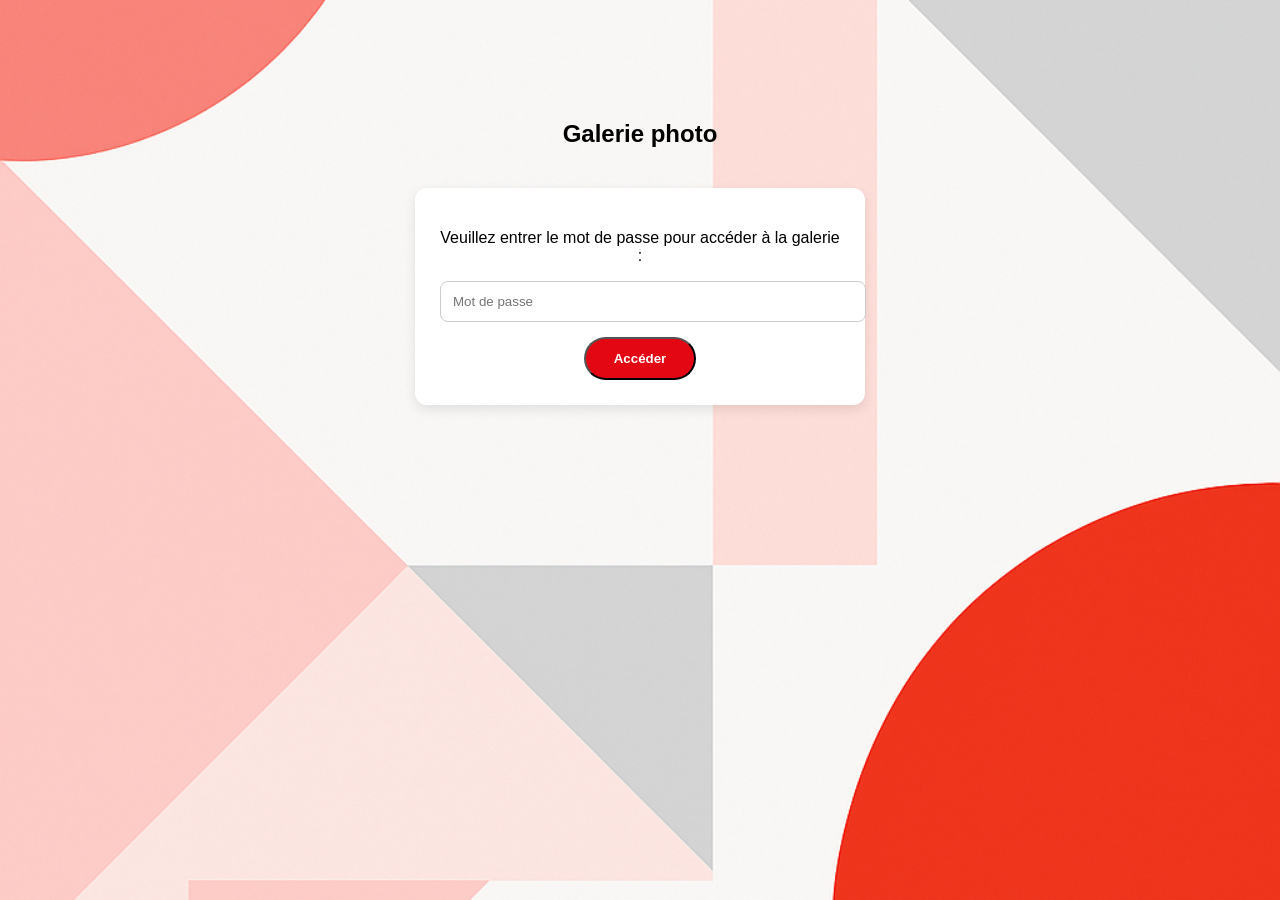
<file: galerie-noel2025.html>
<!DOCTYPE html>
<html lang="fr">
<head>
    <meta charset="UTF-8">
    <meta name="viewport" content="width=device-width, initial-scale=1.0">
    <title>Galerie protégée – CSE Marie Surgelés 79</title>
    <link rel="stylesheet" href="../style.css">
    <style>
        .gallery-container {
            max-width: 900px;
            margin: 40px auto;
            text-align: center;
        }

        .password-box {
            background: #fff;
            padding: 25px;
            border-radius: 12px;
            box-shadow: 0 4px 12px rgba(0,0,0,0.1);
            max-width: 400px;
            margin: 40px auto;
        }

        .password-box input {
            width: 100%;
            padding: 12px;
            border-radius: 8px;
            border: 1px solid #ccc;
            margin-bottom: 15px;
        }

        .gallery {
            display: none;
            margin-top: 30px;
        }

        .gallery img {
            width: 100%;
            max-width: 300px;
            margin: 10px;
            border-radius: 10px;
            box-shadow: 0 4px 10px rgba(0,0,0,0.1);
        }
    </style>
</head>

<body>

<section class="gallery-container">
    <h1>Galerie photo</h1>

    <div class="password-box" id="passwordBox">
        <p>Veuillez entrer le mot de passe pour accéder à la galerie :</p>
        <input type="password" id="passwordInput" placeholder="Mot de passe">
        <button class="btn" onclick="checkPassword()">Accéder</button>
    </div>

    <div class="gallery" id="gallery">
        <h2>Photos de l'événement</h2>
        <div id="photos"></div>
    </div>
</section>


<script>
    // Dossier de l'événement (à changer selon la galerie)
    const dossier = "noel2025";

    // Hash SHA-256 du mot de passe "Cse2026"
    const correctHash = "a4cbb880b06c2c415cb35c8538ee436864d894799813540523333b5745185552";

    async function sha256(message) {
        const msgBuffer = new TextEncoder().encode(message);
        const hashBuffer = await crypto.subtle.digest("SHA-256", msgBuffer);
        const hashArray = Array.from(new Uint8Array(hashBuffer));
        return hashArray.map(b => b.toString(16).padStart(2, "0")).join("");
    }

    async function checkPassword() {
        const input = document.getElementById("passwordInput").value;
        const hash = await sha256(input);

        if (hash === correctHash) {
            document.getElementById("passwordBox").style.display = "none";
            document.getElementById("gallery").style.display = "block";
            chargerPhotos();
        } else {
            alert("Mot de passe incorrect");
        }
    }

    function chargerPhotos() {
        fetch(`${dossier}/photos.json`)
            .then(response => response.json())
            .then(photos => {
                const container = document.getElementById("photos");
                photos.forEach(photo => {
                    const img = document.createElement("img");
                    img.src = `${dossier}/${photo}`;
                    container.appendChild(img);
                });
            });
    }

</script>

</body>
</html>
</file>
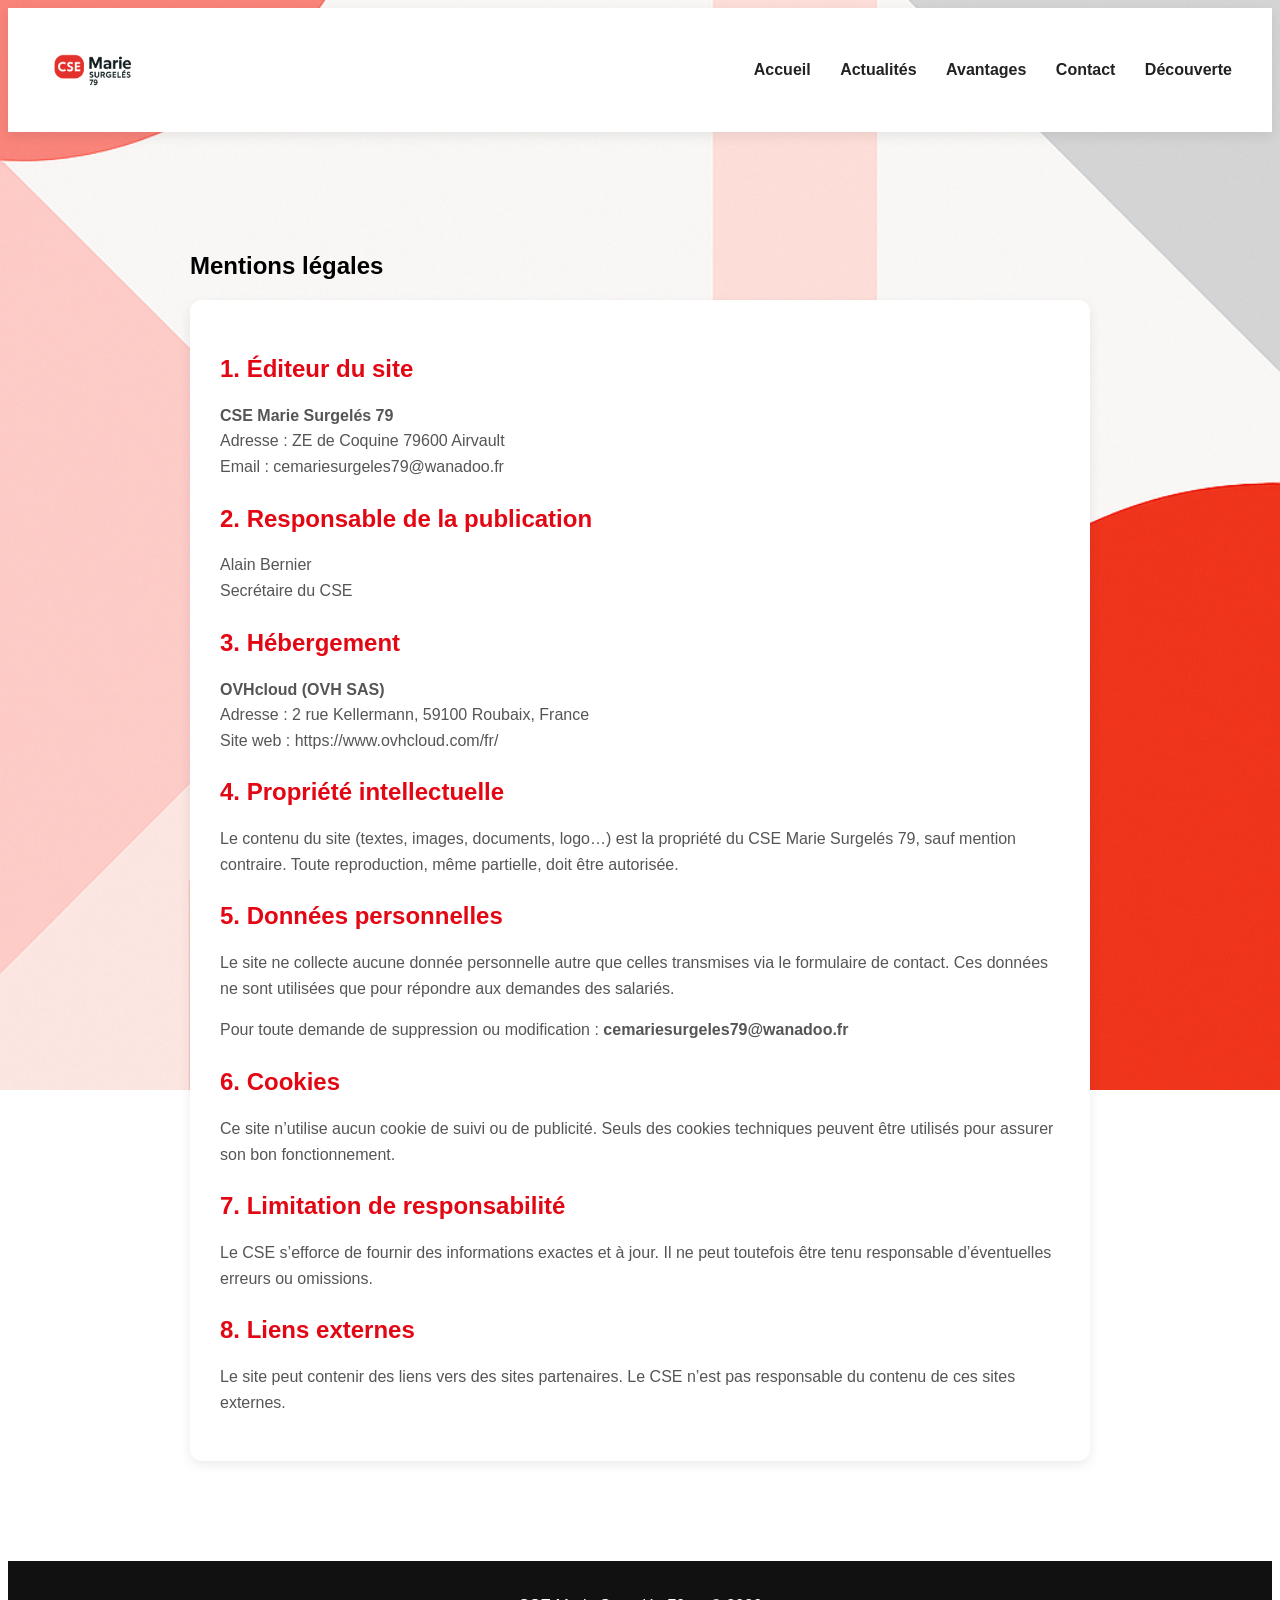
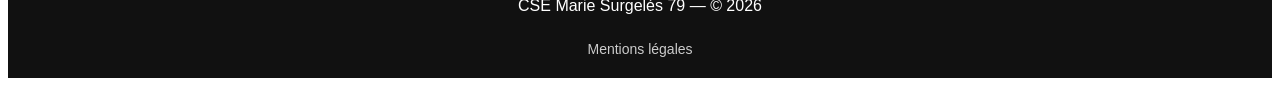
<file: mentions-legales.html>
<!DOCTYPE html>
<html lang="fr">
<head>
    <meta charset="UTF-8">
    <meta name="viewport" content="width=device-width, initial-scale=1.0">
    <title>Mentions légales – CSE Marie Surgelés 79</title>
    <link rel="stylesheet" href="style.css">
</head>

<body>

<header>
    <div class="logo">
        <img src="images/logo-cse.png" alt="Logo CSE Marie Surgelés 79">
    </div>
    <nav>
        <a href="index.html">Accueil</a>
        <a href="actualites.html">Actualités</a>
        <a href="avantages.html">Avantages</a>
        <a href="contact.html">Contact</a>
        <a href="decouverte.html">Découverte</a>
    </nav>
</header>

<section class="mentions">
    <h1>Mentions légales</h1>

    <div class="mentions-box">

        <h2>1. Éditeur du site</h2>
        <p><strong>CSE Marie Surgelés 79</strong><br>
        Adresse : ZE de Coquine 79600 Airvault<br>
        Email : cemariesurgeles79@wanadoo.fr</p>

        <h2>2. Responsable de la publication</h2>
        <p>Alain Bernier<br>
        Secrétaire du CSE</p>

        <h2>3. Hébergement</h2>
        <p><strong>OVHcloud (OVH SAS)</strong><br>
        Adresse : 2 rue Kellermann, 59100 Roubaix, France<br>
        Site web :  https://www.ovhcloud.com/fr/</p>

        <h2>4. Propriété intellectuelle</h2>
        <p>Le contenu du site (textes, images, documents, logo…) est la propriété du CSE Marie Surgelés 79, sauf mention contraire.  
        Toute reproduction, même partielle, doit être autorisée.</p>

        <h2>5. Données personnelles</h2>
        <p>Le site ne collecte aucune donnée personnelle autre que celles transmises via le formulaire de contact.  
        Ces données ne sont utilisées que pour répondre aux demandes des salariés.</p>
        <p>Pour toute demande de suppression ou modification :  
        <strong>cemariesurgeles79@wanadoo.fr</strong></p>

        <h2>6. Cookies</h2>
        <p>Ce site n’utilise aucun cookie de suivi ou de publicité.  
        Seuls des cookies techniques peuvent être utilisés pour assurer son bon fonctionnement.</p>

        <h2>7. Limitation de responsabilité</h2>
        <p>Le CSE s’efforce de fournir des informations exactes et à jour.  
        Il ne peut toutefois être tenu responsable d’éventuelles erreurs ou omissions.</p>

        <h2>8. Liens externes</h2>
        <p>Le site peut contenir des liens vers des sites partenaires.  
        Le CSE n’est pas responsable du contenu de ces sites externes.</p>

    </div>
</section>

<footer>
    <p>CSE Marie Surgelés 79 — © 2026</p>
    <a href="mentions-legales.html" class="footer-link">Mentions légales</a>
</footer>

</body>
</html>
</file>
<file: style.css>
/* -------------------- */
/* VARIABLES */
/* -------------------- */
:root {
    --primary: #E30613; /* Rouge Marie */
    --text-dark: #222;
    --text-light: #555;
    --bg-light: #f7f7f7;
    --radius: 12px;
    --shadow: 0 4px 12px rgba(0,0,0,0.08);
}

/* -------------------- */
/* GLOBAL */
/* -------------------- */
body {
    background-color: white;
    font-family: 'Open Sans', sans-serif;
    background-image: url('images/background-light.png');
    background-size: cover;
    background-position: center;
    background-repeat: no-repeat;
    background-attachment: fixed;
}

h1, h2, h3 {
    font-weight: 700;
}

section {
    padding: 60px 20px;
    text-align: center;
}

/* -------------------- */
/* HEADER */
/* -------------------- */
header {
    display: flex;
    justify-content: space-between;
    align-items: center;
    padding: 15px 40px;
    background: white;
    box-shadow: var(--shadow);
    position: sticky;
    top: 0;
    z-index: 10;
}

.logo img {
    height: 110px;
    object-fit: contain;
}


header .logo img {
    height: 90px;
}

nav a {
    margin-left: 25px;
    text-decoration: none;
    color: var(--text-dark);
    font-weight: 600;
}

nav a:hover {
    color: var(--primary);
}

/* -------------------- */
/* HERO */
/* -------------------- */
.hero {
    background: url("images/hero.jpg") center/cover no-repeat;
    padding: 120px 20px;
    color: black;
    text-shadow: 0 2px 6px rgba(0,0,0,0.4);
}

.hero .btn {
    margin-top: 20px;
}

/* -------------------- */
/* BUTTON */
/* -------------------- */
.btn {
    display: inline-block;
    padding: 12px 28px;
    background: var(--primary);
    color: white;
    border-radius: 30px;
    text-decoration: none;
    font-weight: bold;
    transition: 0.2s;
}

.btn:hover {
    background: #b5050f;
}

/* -------------------- */
/* ACTUALITÉS */
/* -------------------- */
.actus-container {
    display: flex;
    justify-content: center;
    gap: 30px;
    flex-wrap: wrap;
    margin-top: 40px;
}

.card {
    width: 300px;
    background: white;
    border-radius: var(--radius);
    box-shadow: var(--shadow);
    overflow: hidden;
    text-align: center;
    padding-bottom: 20px;
}

.card img {
    width: 100%;
    height: 180px;
    object-fit: cover;
}

.card h3 {
    margin: 15px 0 5px;
}

.card p {
    color: var(--text-light);
    padding: 0 15px;
}

/* -------------------- */
/* AVANTAGES */
/* -------------------- */
.avantages .grid {
    display: flex;
    justify-content: center;
    gap: 30px;
    flex-wrap: wrap;
    margin-top: 40px;
}

.adv-card {
    width: 280px;
    padding: 25px;
    background: var(--bg-light);
    border-radius: var(--radius);
    box-shadow: var(--shadow);
}

.adv-card h3 {
    color: var(--primary);
}

/* -------------------- */
/* FOOTER */
/* -------------------- */
footer {
    background: #111;
    color: white;
    padding: 20px;
    text-align: center;
    margin-top: 40px;
}

footer .footer-link {
    display: inline-block;
    margin-top: 10px;
    color: #ccc;
    text-decoration: none;
    font-size: 14px;
    transition: 0.2s;
}

footer .footer-link:hover {
    color: var(--primary);
}
footer .whatsapp {
    color: #25D366; /* vert WhatsApp */
    font-weight: 600;
}

footer .whatsapp:hover {
    color: #1da851;
}



.contact-box {
    background: var(--bg-light);
    padding: 20px;
    border-radius: var(--radius);
    box-shadow: var(--shadow);
    width: 300px;
    margin: 20px auto;
}

.contact-form {
    display: flex;
    flex-direction: column;
    gap: 15px;
    width: 300px;
    margin: 20px auto;
}

.contact-form input,
.contact-form textarea {
    padding: 12px;
    border-radius: var(--radius);
    border: 1px solid #ccc;
    font-size: 16px;
}

.contact-form textarea {
    height: 120px;
    resize: vertical;
}

/* LIEN ACTIF DANS LE MENU */
nav a.active {
    color: var(--primary);
    font-weight: 700;
    border-bottom: 2px solid var(--primary);
    padding-bottom: 3px;
}

.team-gallery {
    display: flex;
    flex-wrap: wrap;
    gap: 30px;
    justify-content: center;
    margin-top: 40px;
}

.member-card {
    width: 250px;
    text-align: center;
    background: #f9f9f9;
    padding: 20px;
    border-radius: 12px;
    box-shadow: 0 4px 10px rgba(0,0,0,0.08);
}

.member-card img {
    width: 100%;
    height: 250px;
    object-fit: cover;
    border-radius: 8px;
}

.member-card h3 {
    margin-top: 15px;
    font-size: 18px;
    color: var(--primary);
}

.member-card p {
    font-size: 15px;
    color: var(--text-light);
}

.categories {
    display: flex;
    gap: 15px;
    justify-content: center;
    margin: 20px 0 40px;
}

.cat-btn {
    padding: 10px 20px;
    border-radius: 25px;
    border: none;
    background: #eee;
    cursor: pointer;
    transition: 0.3s;
}

.cat-btn.active,
.cat-btn:hover {
    background: var(--primary);
    color: white;
}

.billetterie-grid {
    display: flex;
    flex-wrap: wrap;
    gap: 30px;
    justify-content: center;
}

.billet-card {
    width: 280px;
    background: #fff;
    border-radius: 12px;
    box-shadow: 0 4px 10px rgba(0,0,0,0.08);
    padding-bottom: 20px;
    text-align: center;
}

.billet-card img {
    width: 100%;
    height: 180px;
    object-fit: cover;
    border-radius: 12px 12px 0 0;
}

.billet-card .prix {
    font-weight: bold;
    color: var(--primary);
    margin-top: 10px;
}

.adv-card {
    display: block;
    text-decoration: none;
    color: inherit;
    background: #fff;
    padding: 25px;
    border-radius: 12px;
    box-shadow: 0 4px 10px rgba(0,0,0,0.08);
    transition: 0.3s;
}

.adv-card:hover {
    transform: translateY(-5px);
    box-shadow: 0 6px 14px rgba(0,0,0,0.12);
}

.commandes-grid {
    display: flex;
    flex-wrap: wrap;
    gap: 30px;
    justify-content: center;
    margin-top: 40px;
}

.commande-card {
    width: 280px;
    background: #fff;
    border-radius: 12px;
    box-shadow: 0 4px 10px rgba(0,0,0,0.08);
    padding-bottom: 20px;
    text-align: center;
}

.commande-card img {
    width: 100%;
    height: 180px;
    object-fit: cover;
    border-radius: 12px 12px 0 0;
}

.commande-card h3 {
    margin: 15px 0 5px;
}

.commande-card p {
    padding: 0 15px;
    color: var(--text-light);
}

.commande-card .periode {
    font-weight: bold;
    color: var(--primary);
    margin-top: 10px;
}

/* -------------------- */
/* AIDES FINANCIÈRES */
/* -------------------- */

.aides {
    max-width: 900px;
    margin: 40px auto;
}

#aides-container {
    margin-top: 30px;
    display: flex;
    flex-direction: column;
    gap: 20px;
}

.aide-card {
    background: #fff;
    border-radius: var(--radius);
    box-shadow: var(--shadow);
    padding: 25px;
    text-align: left;
}

.aide-card h3 {
    margin-bottom: 10px;
    font-size: 22px;
    color: var(--primary);
}

.aide-card p {
    font-size: 16px;
    color: var(--text-light);
    margin-bottom: 8px;
}

.aide-actions {
    margin-top: 15px;
    display: flex;
    flex-wrap: wrap;
    gap: 10px;
}

.btn.secondary {
    background: white;
    color: var(--primary);
    border: 2px solid var(--primary);
}

.btn.secondary:hover {
    background: var(--primary);
    color: white;
}

@media screen and (max-width: 768px) {

    header {
        flex-direction: column;
        align-items: center;
        padding: 10px 20px;
    }

    .logo img {
        height: 60px; /* plus petit sur mobile */
    }

    nav {
        display: flex;
        flex-direction: row; /* menu horizontal */
        flex-wrap: wrap;     /* passe à la ligne si besoin */
        justify-content: center;
        gap: 12px;
        width: 100%;
        margin-top: 10px;
    }

    nav a {
        margin: 0;
        padding: 6px 10px;
        font-size: 14px;
        border-bottom: none;
    }

    nav a.active {
        border-bottom: 2px solid var(--primary);
        padding-bottom: 2px;
    }
}

/* -------------------- */
/* MENTIONS LÉGALES */
/* -------------------- */

.mentions {
    max-width: 900px;
    margin: 40px auto;
    text-align: left;
}

.mentions-box {
    background: #fff;
    padding: 30px;
    border-radius: var(--radius);
    box-shadow: var(--shadow);
}

.mentions-box h2 {
    margin-top: 25px;
    color: var(--primary);
}

.mentions-box p {
    color: var(--text-light);
    line-height: 1.6;
}

/* -------------------- */
/* ÉVÉNEMENTS */
/* -------------------- */

.evenements {
    max-width: 1000px;
    margin: 40px auto;
    text-align: center;
}

.events-grid {
    display: flex;
    flex-wrap: wrap;
    gap: 30px;
    justify-content: center;
    margin-top: 20px;
}

.event-card {
    width: 300px;
    background: #fff;
    border-radius: var(--radius);
    box-shadow: var(--shadow);
    padding: 20px;
    text-align: left;
}

.event-card h3 {
    color: var(--primary);
    margin-bottom: 10px;
}

.event-card .date {
    color: var(--text-dark);
    font-weight: 600;
}

.event-card p {
    color: var(--text-light);
}

.event-actions {
    margin-top: 15px;
    display: flex;
    flex-wrap: wrap;
    gap: 10px;
}

.montants-table {
  width: 100%;
  border-collapse: collapse;
  margin-top: 15px;
}

.montants-table th,
.montants-table td {
  border: 1px solid #ccc;
  padding: 8px;
}

.montants-table thead {
  background: #f2f2f2;
}
</file>
